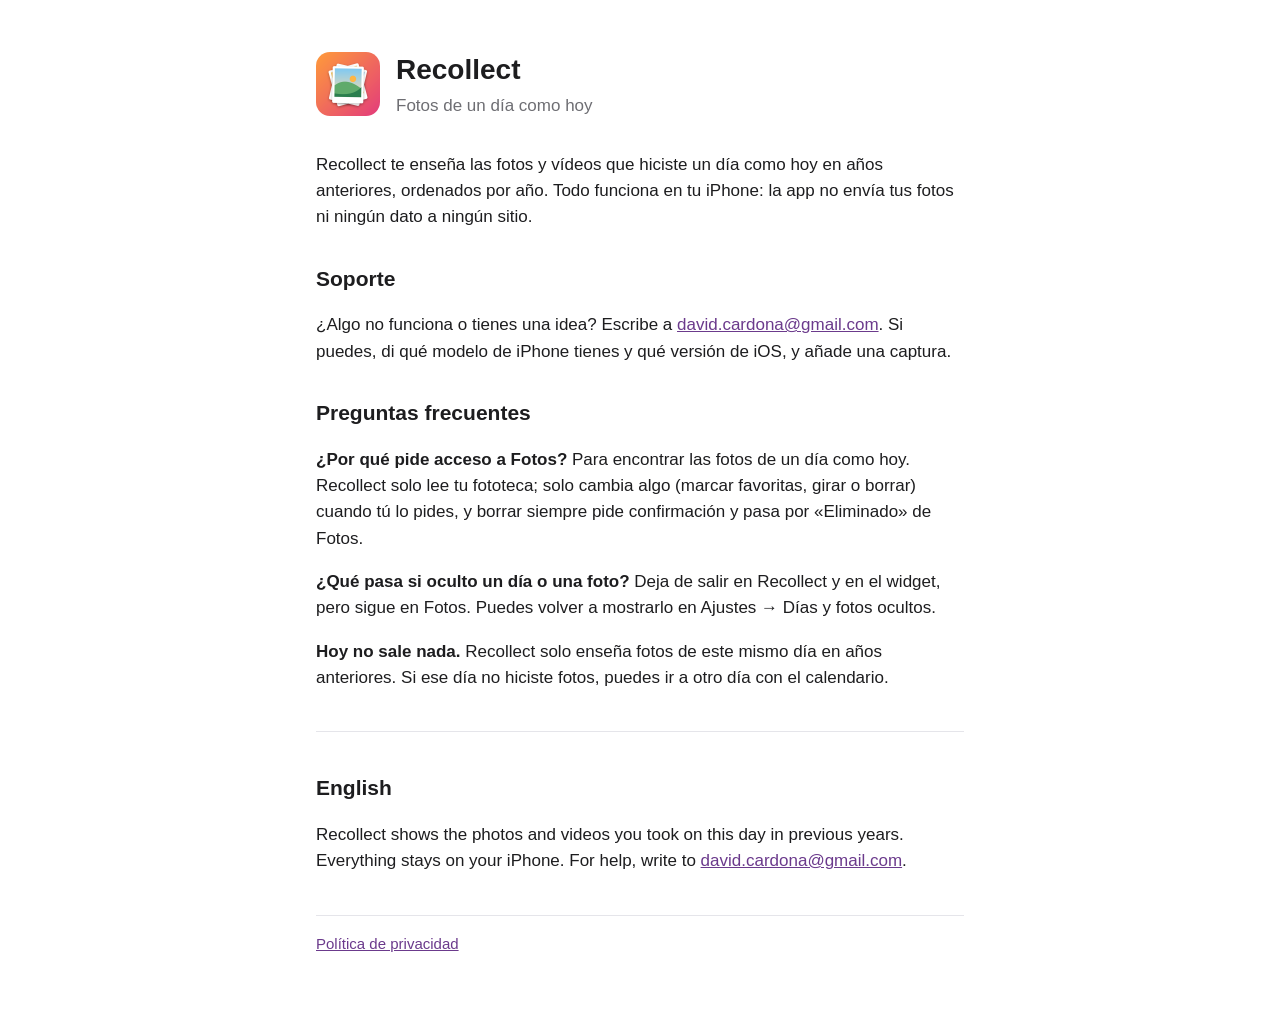
<file: index.html>
<!doctype html>
<html lang="es">
<head>
<meta charset="utf-8">
<meta name="viewport" content="width=device-width, initial-scale=1">
<title>Recollect · Soporte</title>
<link rel="stylesheet" href="style.css">
<link rel="icon" href="icon.png">
</head>
<body>
<main>
  <header>
    <img src="icon.png" alt="">
    <div>
      <h1>Recollect</h1>
      <p>Fotos de un día como hoy</p>
    </div>
  </header>

  <p>Recollect te enseña las fotos y vídeos que hiciste un día como hoy en años anteriores, ordenados por año. Todo funciona en tu iPhone: la app no envía tus fotos ni ningún dato a ningún sitio.</p>

  <h2>Soporte</h2>
  <p>¿Algo no funciona o tienes una idea? Escribe a <a href="mailto:david.cardona@gmail.com">david.cardona@gmail.com</a>. Si puedes, di qué modelo de iPhone tienes y qué versión de iOS, y añade una captura.</p>

  <h2>Preguntas frecuentes</h2>
  <p><strong>¿Por qué pide acceso a Fotos?</strong> Para encontrar las fotos de un día como hoy. Recollect solo lee tu fototeca; solo cambia algo (marcar favoritas, girar o borrar) cuando tú lo pides, y borrar siempre pide confirmación y pasa por «Eliminado» de Fotos.</p>
  <p><strong>¿Qué pasa si oculto un día o una foto?</strong> Deja de salir en Recollect y en el widget, pero sigue en Fotos. Puedes volver a mostrarlo en Ajustes → Días y fotos ocultos.</p>
  <p><strong>Hoy no sale nada.</strong> Recollect solo enseña fotos de este mismo día en años anteriores. Si ese día no hiciste fotos, puedes ir a otro día con el calendario.</p>

  <section class="en" lang="en">
    <h2>English</h2>
    <p>Recollect shows the photos and videos you took on this day in previous years. Everything stays on your iPhone. For help, write to <a href="mailto:david.cardona@gmail.com">david.cardona@gmail.com</a>.</p>
  </section>

  <nav><a href="privacidad.html">Política de privacidad</a></nav>
</main>
</body>
</html>
</file>
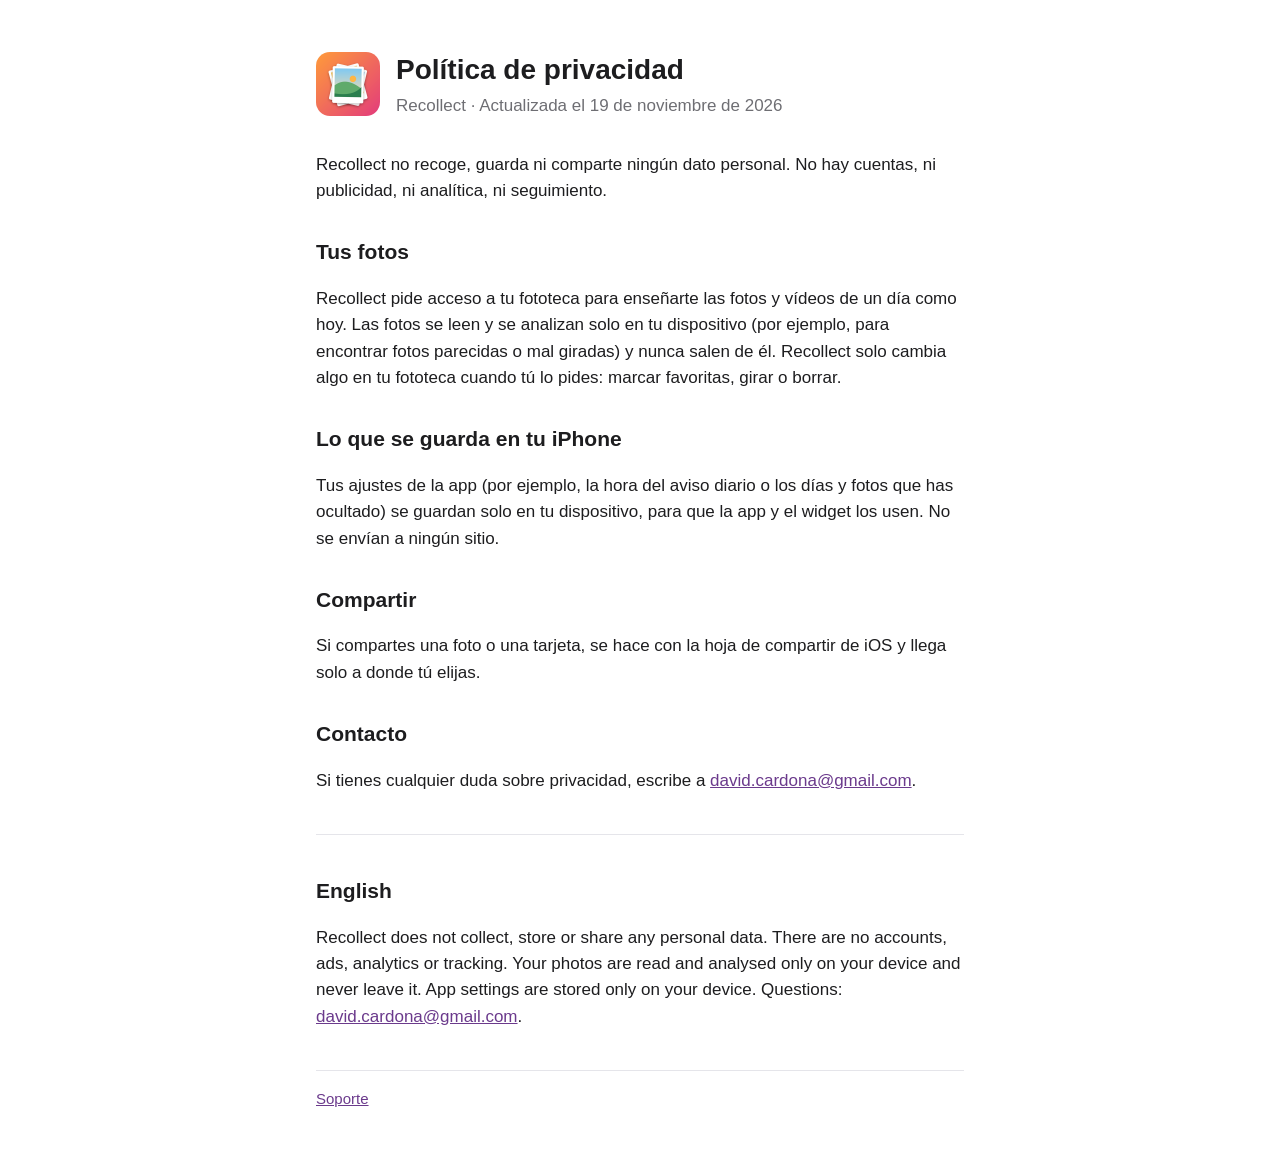
<file: privacidad.html>
<!doctype html>
<html lang="es">
<head>
<meta charset="utf-8">
<meta name="viewport" content="width=device-width, initial-scale=1">
<title>Recollect · Privacidad</title>
<link rel="stylesheet" href="style.css">
<link rel="icon" href="icon.png">
</head>
<body>
<main>
  <header>
    <img src="icon.png" alt="">
    <div>
      <h1>Política de privacidad</h1>
      <p>Recollect · Actualizada el 19 de noviembre de 2026</p>
    </div>
  </header>

  <p>Recollect no recoge, guarda ni comparte ningún dato personal. No hay cuentas, ni publicidad, ni analítica, ni seguimiento.</p>

  <h2>Tus fotos</h2>
  <p>Recollect pide acceso a tu fototeca para enseñarte las fotos y vídeos de un día como hoy. Las fotos se leen y se analizan solo en tu dispositivo (por ejemplo, para encontrar fotos parecidas o mal giradas) y nunca salen de él. Recollect solo cambia algo en tu fototeca cuando tú lo pides: marcar favoritas, girar o borrar.</p>

  <h2>Lo que se guarda en tu iPhone</h2>
  <p>Tus ajustes de la app (por ejemplo, la hora del aviso diario o los días y fotos que has ocultado) se guardan solo en tu dispositivo, para que la app y el widget los usen. No se envían a ningún sitio.</p>

  <h2>Compartir</h2>
  <p>Si compartes una foto o una tarjeta, se hace con la hoja de compartir de iOS y llega solo a donde tú elijas.</p>

  <h2>Contacto</h2>
  <p>Si tienes cualquier duda sobre privacidad, escribe a <a href="mailto:david.cardona@gmail.com">david.cardona@gmail.com</a>.</p>

  <section class="en" lang="en">
    <h2>English</h2>
    <p>Recollect does not collect, store or share any personal data. There are no accounts, ads, analytics or tracking. Your photos are read and analysed only on your device and never leave it. App settings are stored only on your device. Questions: <a href="mailto:david.cardona@gmail.com">david.cardona@gmail.com</a>.</p>
  </section>

  <nav><a href="index.html">Soporte</a></nav>
</main>
</body>
</html>
</file>
<file: style.css>
:root {
  --bg: #ffffff;
  --text: #1d1d1f;
  --muted: #6e6e73;
  --accent: #6b3a8c;
  --line: #e5e5ea;
}
@media (prefers-color-scheme: dark) {
  :root { --bg: #000000; --text: #f5f5f7; --muted: #a1a1a6; --accent: #c49be0; --line: #2c2c2e; }
}
* { box-sizing: border-box; }
body {
  margin: 0;
  background: var(--bg);
  color: var(--text);
  font: 17px/1.55 -apple-system, BlinkMacSystemFont, "Helvetica Neue", Helvetica, Arial, sans-serif;
}
main { max-width: 680px; margin: 0 auto; padding: 48px 16px 64px; }
header { display: flex; align-items: center; gap: 16px; margin-bottom: 32px; }
header img { width: 64px; height: 64px; border-radius: 14px; }
header h1 { margin: 0; font-size: 28px; }
header p { margin: 2px 0 0; color: var(--muted); }
h2 { font-size: 21px; margin: 32px 0 8px; }
a { color: var(--accent); }
nav { margin-top: 40px; padding-top: 16px; border-top: 1px solid var(--line); color: var(--muted); font-size: 15px; }
nav a { margin-right: 16px; }
.en { margin-top: 40px; padding-top: 8px; border-top: 1px solid var(--line); }
</file>
